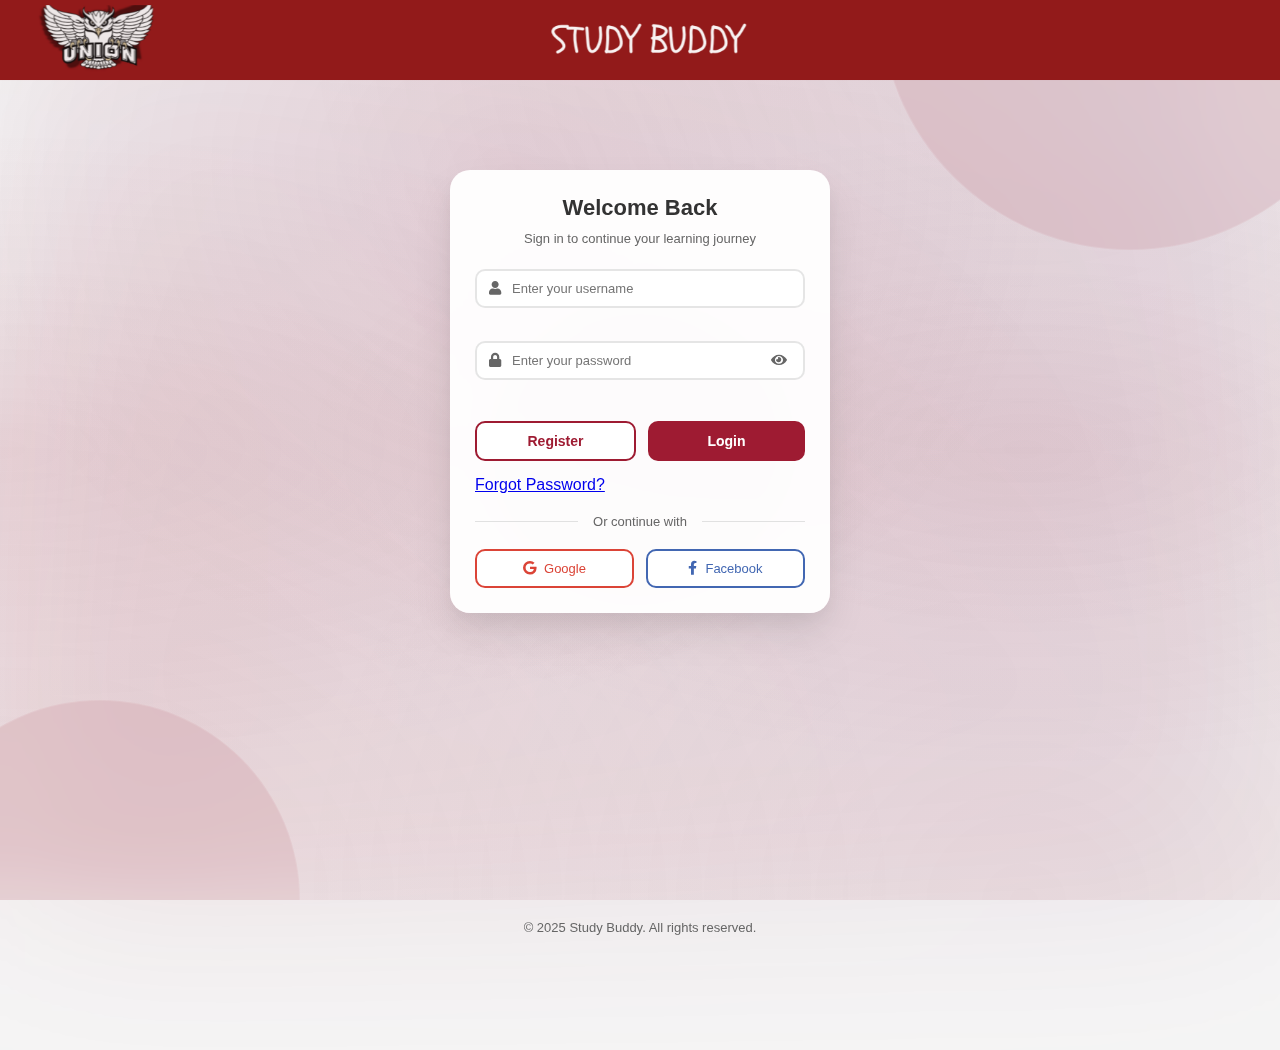
<file: index.html>
<!DOCTYPE html>
<html lang="en">
<head>
    <meta charset="UTF-8">
    <meta name="viewport" content="width=device-width, initial-scale=1.0">
    <title>Study Buddy - Login</title>
    <link rel="stylesheet" href="style.css">
    <link rel="stylesheet" href="https://cdnjs.cloudflare.com/ajax/libs/font-awesome/5.15.4/css/all.min.css">
</head>
<body>
    <!-- Animated Background -->
    <div class="mesh-gradient"></div>
    <div class="moving-gradient"></div>

    <!-- Glass Shapes -->
    <div class="glass-shapes">
        <div class="shape shape-1"></div>
        <div class="shape shape-2"></div>
        <div class="shape shape-3"></div>
    </div>

    <!-- Header -->
    <header class="main-header">
        <div class="header-content">
            <img src="ucnjupdated.png" alt="Logo" class="logo">
        </div>
    </header>

    <!-- Main Content -->
    <main>
        <div class="login-container">
            <div class="form-header">
                <h2>Welcome Back</h2>
                <p class="subtitle">Sign in to continue your learning journey</p>
            </div>

            <form id="loginForm">
                <div class="input-group">
                    <div class="input-field">
                        <i class="fas fa-user"></i>
                        <input type="text" id="username" placeholder="Enter your username" required>
                    </div>
                    <div class="error-container"></div>
                </div>

                <div class="input-group">
                    <div class="input-field">
                        <i class="fas fa-lock"></i>
                        <input type="password" id="password" placeholder="Enter your password" required>
                        <i class="fas fa-eye toggle-password" id="togglePassword"></i>
                    </div>
                    <div class="error-container"></div>
                </div>

                <div class="button-group">
                    <button type="button" class="btn register">Register</button>
                    <button type="submit" class="btn login">Login</button>
                </div>

                <div class="forgot-password">
                    <a href="#">Forgot Password?</a>
                </div>

                <div class="divider">
                    <span>Or continue with</span>
                </div>

                <div class="social-login">
                    <button type="button" class="social-btn google">
                        <i class="fab fa-google"></i>
                        <span>Google</span>
                    </button>
                    <button type="button" class="social-btn facebook">
                        <i class="fab fa-facebook-f"></i>
                        <span>Facebook</span>
                    </button>
                </div>
            </form>
        </div>
    </main>

    <footer>
        <p>&copy; 2025 Study Buddy. All rights reserved.</p>
    </footer>
    <script src="script.js"></script>
</body>
</html>
</file>
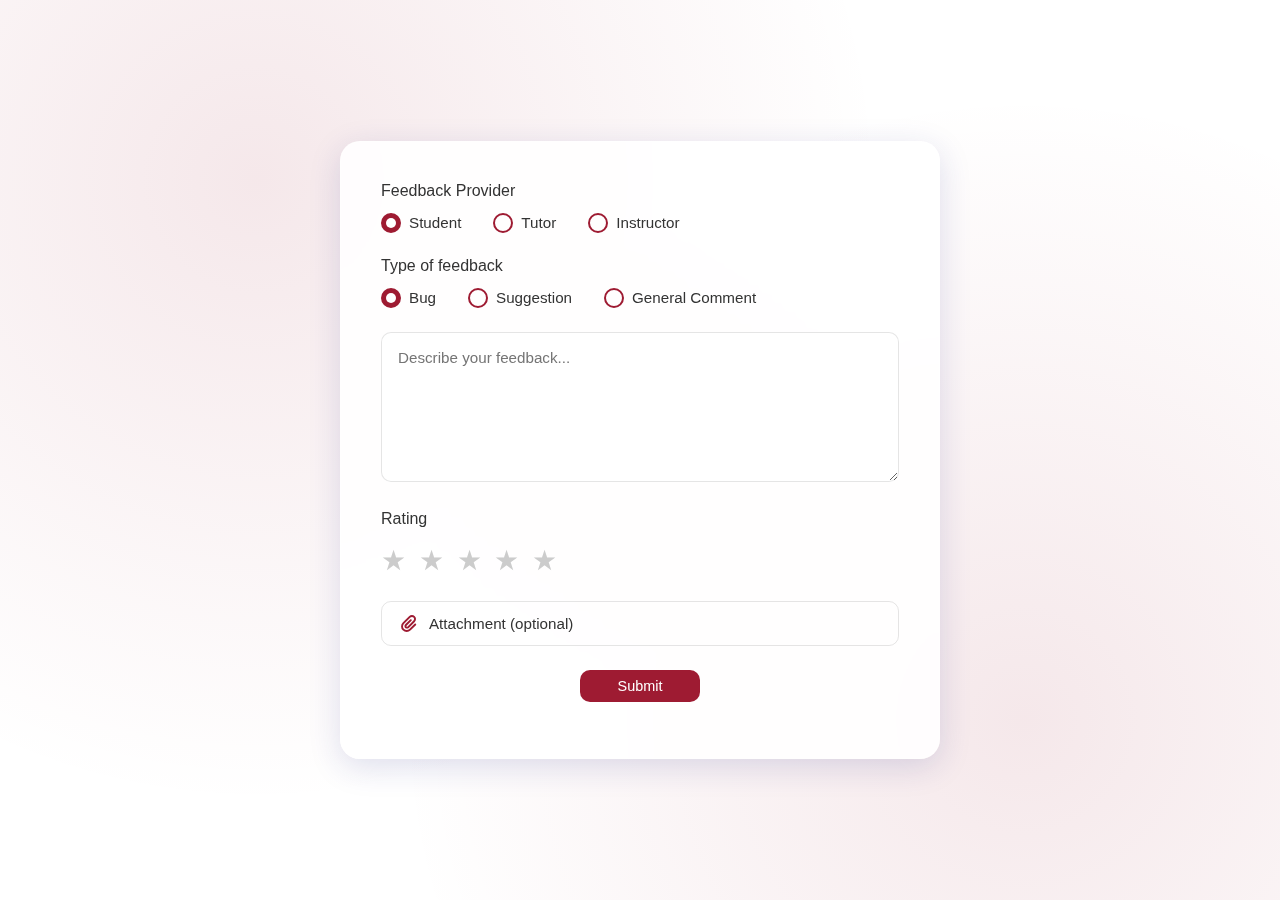
<file: feedback.html>
<!DOCTYPE html>
<html lang="en">
<head>
    <meta charset="UTF-8">
    <meta name="viewport" content="width=device-width, initial-scale=1.0">
    <title>Feedback Form</title>
    <!-- Font Awesome CDN -->
    <link rel="stylesheet" href="https://cdnjs.cloudflare.com/ajax/libs/font-awesome/6.4.0/css/all.min.css">
    <!-- Your CSS file -->
    <link rel="stylesheet" href="feedback.css">
</head>
<body>
    <div class="background-effects"></div>
    
    <div class="feedback-container">
        <form class="feedback-form" id="feedbackForm">
            <!-- Role Selection -->
            <div class="form-group">
                <label class="form-label">Feedback Provider</label>
                <div class="radio-group">
                    <label class="radio-option">
                        <input type="radio" name="role" value="student" checked>
                        <span>Student</span>
                    </label>
                    <label class="radio-option">
                        <input type="radio" name="role" value="tutor">
                        <span>Tutor</span>
                    </label>
                    <label class="radio-option">
                        <input type="radio" name="role" value="instructor">
                        <span>Instructor</span>
                    </label>
                </div>
            </div>

            <!-- Feedback Type -->
            <div class="form-group">
                <label class="form-label">Type of feedback</label>
                <div class="radio-group">
                    <label class="radio-option">
                        <input type="radio" name="feedbackType" value="bug" checked>
                        <span>Bug</span>
                    </label>
                    <label class="radio-option">
                        <input type="radio" name="feedbackType" value="suggestion">
                        <span>Suggestion</span>
                    </label>
                    <label class="radio-option">
                        <input type="radio" name="feedbackType" value="general">
                        <span>General Comment</span>
                    </label>
                </div>
            </div>

            <!-- Feedback Description -->
            <div class="form-group">
                <textarea 
                    class="feedback-textarea" 
                    placeholder="Describe your feedback..."
                    required
                ></textarea>
            </div>

            <!-- Rating -->
            <div class="form-group">
                <label class="form-label">Rating</label>
                <div class="star-rating" id="starRating">
                    <span class="star" data-rating="1">★</span>
                    <span class="star" data-rating="2">★</span>
                    <span class="star" data-rating="3">★</span>
                    <span class="star" data-rating="4">★</span>
                    <span class="star" data-rating="5">★</span>
                </div>
            </div>

            <!-- Attachment -->
            <div class="form-group">
                <label class="attachment-btn">
                    <i class="fas fa-paperclip"></i>
                    <span>Attachment (optional)</span>
                    <input type="file" id="fileAttachment" style="display: none;">
                </label>
            </div>

            <!-- Submit Button -->
            <button type="submit" class="submit-btn">
                Submit
            </button>
        </form>
    </div>

    <script>
        // Star Rating Functionality
        document.addEventListener('DOMContentLoaded', function() {
            const stars = document.querySelectorAll('.star');
            let userRating = 0;

            stars.forEach(star => {
                star.addEventListener('click', function() {
                    const rating = this.getAttribute('data-rating');
                    userRating = rating;
                    
                    // Update stars visual
                    stars.forEach(s => {
                        if (s.getAttribute('data-rating') <= rating) {
                            s.classList.add('active');
                        } else {
                            s.classList.remove('active');
                        }
                    });
                });

                star.addEventListener('mouseover', function() {
                    const rating = this.getAttribute('data-rating');
                    
                    stars.forEach(s => {
                        if (s.getAttribute('data-rating') <= rating) {
                            s.classList.add('active');
                        } else {
                            s.classList.remove('active');
                        }
                    });
                });

                star.addEventListener('mouseout', function() {
                    stars.forEach(s => {
                        if (s.getAttribute('data-rating') <= userRating) {
                            s.classList.add('active');
                        } else {
                            s.classList.remove('active');
                        }
                    });
                });
            });
        });

        // Form Submission
        document.getElementById('feedbackForm').addEventListener('submit', function(e) {
            e.preventDefault();
            console.log('Form submitted!');

            // message after submission
    
            alert('Thank you for your feedback!');
            // reset after user submission
            this.reset();
            
            // Reset stars
            document.querySelectorAll('.star').forEach(star => {
                star.classList.remove('active');
            });
        });

        // File Attachment
        document.querySelector('.attachment-btn').addEventListener('click', function() {
            document.getElementById('fileAttachment').click();
        });

        document.getElementById('fileAttachment').addEventListener('change', function() {
            const fileName = this.files[0]?.name;
            if (fileName) {
                const span = this.parentElement.querySelector('span');
                span.textContent = fileName;
            }
        });
    </script>
</body>
</html>
</file>
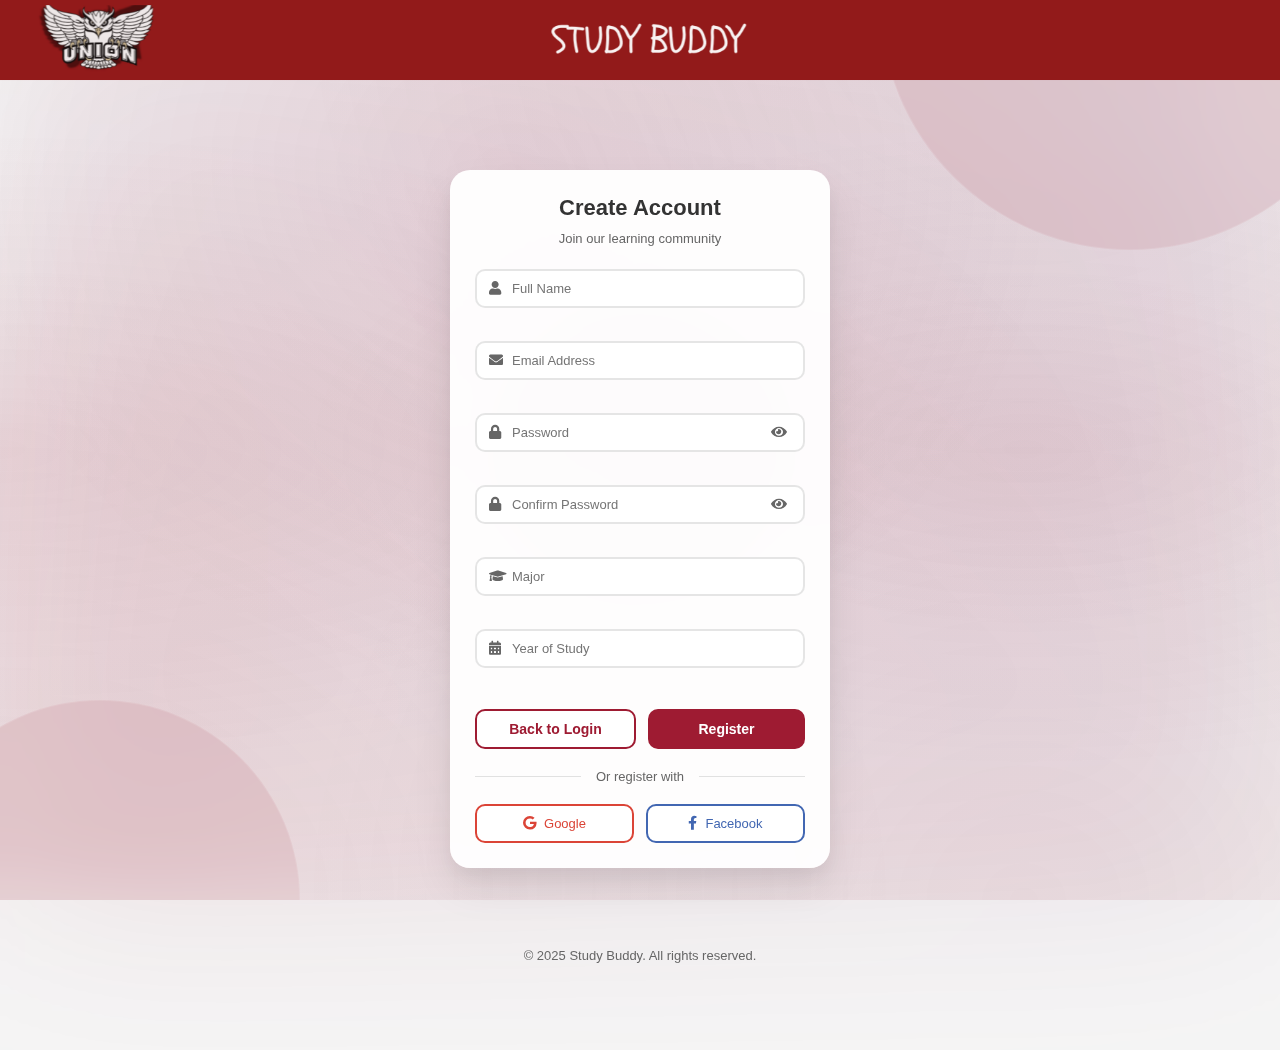
<file: register.html>
<!DOCTYPE html>
<html lang="en">
<head>
    <meta charset="UTF-8">
    <meta name="viewport" content="width=device-width, initial-scale=1.0">
    <title>Register - Study Buddy</title>
    <link rel="stylesheet" href="style.css">
    <link rel="stylesheet" href="https://cdnjs.cloudflare.com/ajax/libs/font-awesome/5.15.4/css/all.min.css">
</head>
<body>
    <!-- Animated Background -->
    <div class="mesh-gradient"></div>
    <div class="moving-gradient"></div>

    <!-- Glass Shapes -->
    <div class="glass-shapes">
        <div class="shape shape-1"></div>
        <div class="shape shape-2"></div>
        <div class="shape shape-3"></div>
    </div>

    <!-- Header -->
    <header class="main-header">
        <div class="header-content">
            <img src="ucnjupdated.png" alt="Logo" class="logo">
        </div>
    </header>

    <!-- Main Content -->
    <main>
        <div class="login-container">
            <div class="form-header">
                <h2>Create Account</h2>
                <p class="subtitle">Join our learning community</p>
            </div>

            <form id="registerForm">
                <div class="input-group">
                    <div class="input-field">
                        <i class="fas fa-user"></i>
                        <input type="text" id="name" placeholder="Full Name" required>
                    </div>
                    <div class="error-container"></div>
                </div>

                <div class="input-group">
                    <div class="input-field">
                        <i class="fas fa-envelope"></i>
                        <input type="email" id="email" placeholder="Email Address" required>
                    </div>
                    <div class="error-container"></div>
                </div>

                <div class="input-group">
                    <div class="input-field">
                        <i class="fas fa-lock"></i>
                        <input type="password" id="password" placeholder="Password" required>
                        <i class="fas fa-eye toggle-password" id="togglePassword"></i>
                    </div>
                    <div class="error-container"></div>
                </div>

                <div class="input-group">
                    <div class="input-field">
                        <i class="fas fa-lock"></i>
                        <input type="password" id="confirmPassword" placeholder="Confirm Password" required>
                        <i class="fas fa-eye toggle-password" id="toggleConfirmPassword"></i>
                    </div>
                    <div class="error-container"></div>
                </div>

                <div class="input-group">
                    <div class="input-field">
                        <i class="fas fa-graduation-cap"></i>
                        <input type="text" id="major" placeholder="Major" required>
                    </div>
                    <div class="error-container"></div>
                </div>

                <div class="input-group">
                    <div class="input-field">
                        <i class="fas fa-calendar-alt"></i>
                        <input type="text" id="year" placeholder="Year of Study" required>
                    </div>
                    <div class="error-container"></div>
                </div>

                <div class="button-group">
                    <button type="button" class="btn register" onclick="window.location.href='index.html'">Back to Login</button>
                    <button type="submit" class="btn login">Register</button>
                </div>

                <div class="divider">
                    <span>Or register with</span>
                </div>

                <div class="social-login">
                    <button type="button" class="social-btn google">
                        <i class="fab fa-google"></i>
                        <span>Google</span>
                    </button>
                    <button type="button" class="social-btn facebook">
                        <i class="fab fa-facebook-f"></i>
                        <span>Facebook</span>
                    </button>
                </div>
            </form>
        </div>
    </main>

    <footer>
        <p>&copy; 2025 Study Buddy. All rights reserved.</p>
    </footer>

    <script src="register.js"></script>
</body>
</html>
</file>
<file: style.css>
/* Base Styles */
* {
    margin: 0;
    padding: 0;
    box-sizing: border-box;
    font-family: 'Segoe UI', sans-serif;
}

:root {
    --primary-color: #9E1B32;
    --primary-dark: #8b1729;
    --primary-light: rgba(158, 27, 50, 0.1);
}

body {
    min-height: 100vh;
    background: #f5f5f5;
    position: relative;
    overflow-x: hidden;
}

/* Modern Mesh Gradient Background */
.mesh-gradient {
    position: fixed;
    top: 0;
    left: 0;
    width: 100%;
    height: 100%;
    z-index: -2;
    background: 
        radial-gradient(at 40% 20%, var(--primary-light) 0px, transparent 50%),
        radial-gradient(at 80% 0%, var(--primary-light) 0px, transparent 50%),
        radial-gradient(at 0% 50%, var(--primary-light) 0px, transparent 50%),
        radial-gradient(at 80% 50%, var(--primary-light) 0px, transparent 50%),
        radial-gradient(at 0% 100%, var(--primary-light) 0px, transparent 50%),
        radial-gradient(at 80% 100%, var(--primary-light) 0px, transparent 50%);
    animation: meshMove 20s ease infinite;
}

.moving-gradient {
    position: fixed;
    top: 0;
    left: 0;
    width: 100%;
    height: 100%;
    z-index: -1;
    background: linear-gradient(45deg, 
        var(--primary-light) 0%, 
        rgba(0, 0, 128, 0.05) 100%);
    filter: blur(100px);
    animation: gradientMove 15s ease infinite;
}

/* Glass Shapes */
.glass-shapes {
    position: fixed;
    top: 0;
    left: 0;
    width: 100%;
    height: 100%;
    z-index: -1;
    overflow: hidden;
}

.shape {
    position: absolute;
    backdrop-filter: blur(40px);
    border-radius: 50%;
    border: 1px solid rgba(255, 255, 255, 0.1);
}

.shape-1 {
    width: 500px;
    height: 500px;
    top: -250px;
    right: -100px;
    background: var(--primary-light);
    animation: floatAnimation 15s infinite;
}

.shape-2 {
    width: 400px;
    height: 400px;
    bottom: -200px;
    left: -100px;
    background: var(--primary-light);
    animation: floatAnimation 20s infinite reverse;
}

.shape-3 {
    width: 300px;
    height: 300px;
    top: 50%;
    left: 50%;
    transform: translate(-50%, -50%);
    background: var(--primary-light);
    animation: pulseAnimation 10s infinite;
}

/* Header Styles */
.main-header {
    background: transparent;
    padding: 0;
    position: fixed;
    top: 0;
    left: 0;
    right: 0;
    z-index: 1000;
    height: 90px;
}

.header-content {
    max-width: 1200px;
    margin: 0 auto;
    display: flex;
    align-items: center;
    justify-content: center;
    height: 80px;
}

.logo {
    height: 90px;
    width: auto;
    object-fit: contain;
    padding: 5px 0;
}

/* Main Content */
main {
    margin-top: 150px;
    min-height: calc(100vh - 150px);
    padding: 0 20px 40px 20px;
    display: flex;
    justify-content: center;
    align-items: flex-start;
}

/* Form Container */
.login-container {
    background: rgba(255, 255, 255, 0.95);
    backdrop-filter: blur(10px);
    padding: 25px; 
    border-radius: 20px;
    box-shadow: 
        0 20px 40px rgba(0, 0, 0, 0.08),
        0 10px 20px rgba(0, 0, 0, 0.05);
    width: 380px; 
    transition: transform 0.3s ease, box-shadow 0.3s ease;
    margin: 20px auto;
}

.login-container:hover {
    transform: translateY(-5px);
    box-shadow: 
        0 25px 45px rgba(0, 0, 0, 0.1),
        0 15px 25px rgba(0, 0, 0, 0.07);
}

/* Form Header */
.form-header {
    text-align: center;
    margin-bottom: 20px; 
}

.form-header h2 {
    font-size: 22px; 
    font-weight: 700;
    color: #333;
    margin-bottom: 8px;
}

.subtitle {
    color: #666;
    font-size: 13px;
    line-height: 1.5;
}

/* Input Fields */
.input-group {
    margin-bottom: 12px; 
}

.input-field {
    position: relative;
    background: #fff;
    border: 2px solid rgba(0, 0, 0, 0.1);
    border-radius: 10px;
    transition: all 0.3s ease;
    margin-bottom: 6px; 
}

.input-field input {
    width: 100%;
    padding: 10px 35px; 
    border: none;
    font-size: 13px;
    background: transparent;
}

.input-field input:focus {
    outline: none;
}

.input-field:focus-within {
    border-color: var(--primary-color);
    box-shadow: 0 0 0 3px var(--primary-light);
}

.input-field i:not(.toggle-password) {
    position: absolute;
    left: 12px;
    top: 50%;
    transform: translateY(-50%);
    color: #666;
    font-size: 14px; 
}

.toggle-password {
    position: absolute;
    right: 12px;
    top: 50%;
    transform: translateY(-50%);
    color: #666;
    cursor: pointer;
    padding: 4px;
    background: none;
    border: none;
    font-size: 14px; 
}

/* Error Container */
.error-container {
    min-height: 15px;
    margin-top: 4px;
}

.error-message {
    color: #dc3545;
    font-size: 11px; 
    animation: fadeIn 0.3s ease;
}

/* Buttons */
.button-group {
    display: flex;
    gap: 12px; 
    margin-top: 20px;
    margin-bottom: 15px;
}

.btn {
    flex: 1;
    padding: 10px; 
    border-radius: 10px;
    font-size: 14px; 
    font-weight: 600;
    cursor: pointer;
    transition: all 0.3s ease;
}

.register {
    background: white;
    border: 2px solid var(--primary-color);
    color: var(--primary-color);
}

.login {
    background: var(--primary-color);
    border: none;
    color: white;
}

.btn:hover {
    transform: translateY(-2px);
}

.login:hover {
    background: var(--primary-dark);
}

/* Divider */
.divider {
    margin: 20px 0; 
    display: flex;
    align-items: center;
}

.divider::before,
.divider::after {
    content: "";
    flex: 1;
    height: 1px;
    background: #e1e1e1;
}

.divider span {
    padding: 0 15px; 
    color: #666;
    font-size: 13px; 
}

/* Social Buttons */
.social-login {
    display: flex;
    gap: 12px; 
}

.social-btn {
    flex: 1;
    padding: 10px; 
    border-radius: 10px;
    font-size: 13px; 
    display: flex;
    align-items: center;
    justify-content: center;
    gap: 8px;
    cursor: pointer;
    transition: all 0.3s ease;
    background: white;
}

.social-btn i {
    font-size: 14px; 
}

.social-btn.google {
    border: 2px solid #DB4437;
    color: #DB4437;
}

.social-btn.facebook {
    border: 2px solid #4267B2;
    color: #4267B2;
}

.social-btn:hover {
    transform: translateY(-2px);
}

.social-btn.google:hover {
    background: #DB4437;
    color: white;
}

.social-btn.facebook:hover {
    background: #4267B2;
    color: white;
}

/* Footer */
footer {
    text-align: center;
    padding: 20px;
    color: #666;
    font-size: 13px;
}

/* Animations */
@keyframes fadeIn {
    from { opacity: 0; transform: translateY(-5px); }
    to { opacity: 1; transform: translateY(0); }
}

@keyframes meshMove {
    0%, 100% { transform: scale(1); }
    50% { transform: scale(1.1); }
}

@keyframes gradientMove {
    0% { transform: translate(0, 0); }
    50% { transform: translate(-30px, 20px); }
    100% { transform: translate(0, 0); }
}

@keyframes floatAnimation {
    0% { transform: translate(0, 0) rotate(0deg); }
    50% { transform: translate(30px, 20px) rotate(180deg); }
    100% { transform: translate(0, 0) rotate(360deg); }
}

@keyframes pulseAnimation {
    0%, 100% { transform: translate(-50%, -50%) scale(1); opacity: 0.5; }
    50% { transform: translate(-50%, -50%) scale(1.2); opacity: 0.8; }
}

/* Responsive Design */
@media (max-width: 480px) {
    .main-header {
        height: 60px;
    }

    .header-content {
        height: 60px;
    }

    .logo {
        height: 60px;
    }

    main {
        margin-top: 120px;
        padding: 10px;
    }

    .login-container {
        width: 100%;
        max-width: 380px;
        margin: 15px auto;
        padding: 20px;
    }

    .button-group {
        flex-direction: column;
        gap: 10px;
    }

    .social-login {
        flex-direction: column;
        gap: 10px;
    }
}
</file>
<file: feedback.css>
/* Base Variables */
:root {
    --primary-color: #9E1B32;
    --primary-dark: #8b1729;
    --primary-light: rgba(158, 27, 50, 0.1);
    --glass-bg: rgba(255, 255, 255, 0.9);
    --text-dark: #333;
    --text-light: #666;
    --shadow: 0 8px 32px 0 rgba(31, 38, 135, 0.15);
    --border: 1px solid rgba(255, 255, 255, 0.18);
}

/* Base Styles */
* {
    margin: 0;
    padding: 0;
    box-sizing: border-box;
    font-family: 'Segoe UI', sans-serif;
}

body {
    min-height: 100vh;
    background: #f5f5f5;
    display: flex;
    justify-content: center;
    align-items: center;
    padding: 20px;
    background: 
        radial-gradient(circle at 20% 20%, var(--primary-light) 0%, transparent 50%),
        radial-gradient(circle at 80% 80%, var(--primary-light) 0%, transparent 50%);
}

/* Feedback Form Container */
.feedback-container {
    width: 100%;
    max-width: 600px;
    padding: 2.5rem;
    background: var(--glass-bg);
    backdrop-filter: blur(10px);
    -webkit-backdrop-filter: blur(10px);
    border-radius: 20px;
    box-shadow: var(--shadow);
    border: var(--border);
    animation: fadeIn 0.6s ease forwards;
}

/* Form Groups */
.form-group {
    margin-bottom: 1.5rem;
}

.form-label {
    display: block;
    margin-bottom: 0.8rem;
    color: var(--text-dark);
    font-weight: 500;
    font-size: 1rem;
}
.form {
    display: flex;
    flex-direction: column;
    align-items: center;
}
/* Radio Groups */
.radio-group {
    display: flex;
    gap: 2rem;
    margin: 0.5rem 0;
    flex-wrap: wrap;
}

.radio-option {
    display: flex;
    align-items: center;
    gap: 0.5rem;
    cursor: pointer;
}

.radio-option input[type="radio"] {
    appearance: none;
    -webkit-appearance: none;
    width: 20px;
    height: 20px;
    border: 2px solid var(--primary-color);
    border-radius: 50%;
    position: relative;
    cursor: pointer;
    transition: all 0.3s ease;
}

.radio-option input[type="radio"]:checked {
    background-color: var(--primary-color);
    border-color: var(--primary-color);
}

.radio-option input[type="radio"]:checked::after {
    content: '';
    position: absolute;
    width: 10px;
    height: 10px;
    background: white;
    border-radius: 50%;
    top: 50%;
    left: 50%;
    transform: translate(-50%, -50%);
}

.radio-option span {
    color: var(--text-dark);
    font-size: 0.95rem;
}

/* Textarea */
.feedback-textarea {
    width: 100%;
    min-height: 150px;
    padding: 1rem;
    border: 1px solid rgba(0, 0, 0, 0.1);
    border-radius: 10px;
    resize: vertical;
    font-family: inherit;
    background: rgba(255, 255, 255, 0.8);
    font-size: 0.95rem;
    transition: border-color 0.3s ease;
}

.feedback-textarea:focus {
    outline: none;
    border-color: var(--primary-color);
    box-shadow: 0 0 0 3px var(--primary-light);
}

/* Star Rating */
.star-rating {
    display: flex;
    gap: 0.8rem;
    margin: 1rem 0;
}

.star {
    font-size: 28px;
    color: #ccc;
    cursor: pointer;
    transition: color 0.3s ease, transform 0.2s ease;
}

.star:hover {
    transform: scale(1.1);
}

.star:hover,
.star.active {
    color: #ffd700;
}

/* Attachment Button */
.attachment-btn {
    display: flex;
    align-items: center;
    gap: 0.8rem;
    padding: 0.8rem 1.2rem;
    background: transparent;
    border: 1px solid rgba(0, 0, 0, 0.1);
    border-radius: 10px;
    cursor: pointer;
    transition: all 0.3s ease;
    color: var(--text-dark);
    font-size: 0.95rem;
}

.attachment-btn:hover {
    background: var(--primary-light);
    border-color: var(--primary-color);
}

.attachment-btn i {
    font-size: 1.1rem;
    color: var(--primary-color);
}

/* Submit Button */
.submit-btn {
    width: 120px; 
    padding: 0.5rem 1rem; 
    background: var(--primary-color);
    color: white;
    border: none;
    border-radius: 10px;
    cursor: pointer;
    font-size: 0.9rem; 
    font-weight: 500;
    transition: all 0.3s ease;
    margin: 1rem auto; 
    display: block; 
}

.submit-btn:hover {
    background: var(--primary-dark);
    transform: translateY(-2px);
    box-shadow: 0 4px 12px rgba(0, 0, 0, 0.15);
}

/* Animations */
@keyframes fadeIn {
    from {
        opacity: 0;
        transform: translateY(20px);
    }
    to {
        opacity: 1;
        transform: translateY(0);
    }
}

/* Responsive Design */
@media (max-width: 768px) {
    .feedback-container {
        padding: 1.5rem;
    }

    .radio-group {
        gap: 1rem;
    }

    .star {
        font-size: 24px;
    }
}

@media (max-width: 480px) {
    body {
        padding: 10px;
    }

    .feedback-container {
        padding: 1rem;
    }

    .radio-group {
        flex-direction: column;
        gap: 0.5rem;
    }

    .star {
        font-size: 20px;
    }

    .attachment-btn {
        padding: 0.6rem 1rem;
    }
}

/* Custom Scrollbar */
::-webkit-scrollbar {
    width: 8px;
}

::-webkit-scrollbar-track {
    background: #f1f1f1;
}

::-webkit-scrollbar-thumb {
    background: var(--primary-light);
    border-radius: 4px;
}

::-webkit-scrollbar-thumb:hover {
    background: var(--primary-color);
}
</file>
